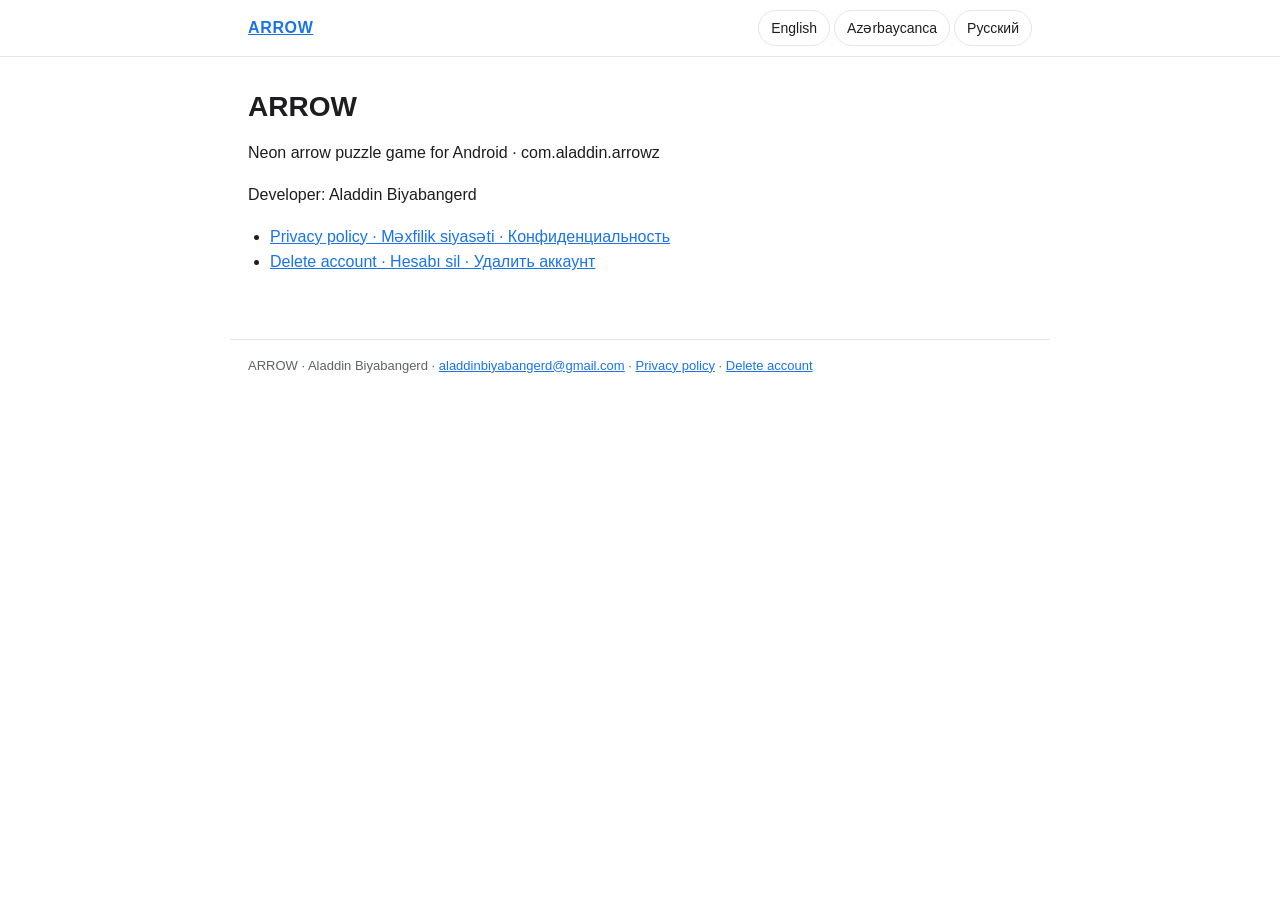
<file: index.html>
<!doctype html><html lang="en"><head><meta charset="utf-8"><meta name="viewport" content="width=device-width,initial-scale=1"><title>ARROW — Aladdin Biyabangerd</title><link rel="stylesheet" href="/styles.css"></head><body><header><div class="bar"><a class="brand" href="/">ARROW</a><nav aria-label="Language"><a href="#en">English</a><a href="#az">Azərbaycanca</a><a href="#ru">Русский</a></nav></div></header><main><h1>ARROW</h1><p>Neon arrow puzzle game for Android · com.aladdin.arrowz</p><p>Developer: Aladdin Biyabangerd</p><ul><li><a href="/arrow-privacy/">Privacy policy · Məxfilik siyasəti · Конфиденциальность</a></li><li><a href="/arrow-delete-account/">Delete account · Hesabı sil · Удалить аккаунт</a></li></ul></main><footer>ARROW · Aladdin Biyabangerd · <a href="mailto:aladdinbiyabangerd@gmail.com">aladdinbiyabangerd@gmail.com</a> · <a href="/arrow-privacy/">Privacy policy</a> · <a href="/arrow-delete-account/">Delete account</a></footer></body></html>
</file>
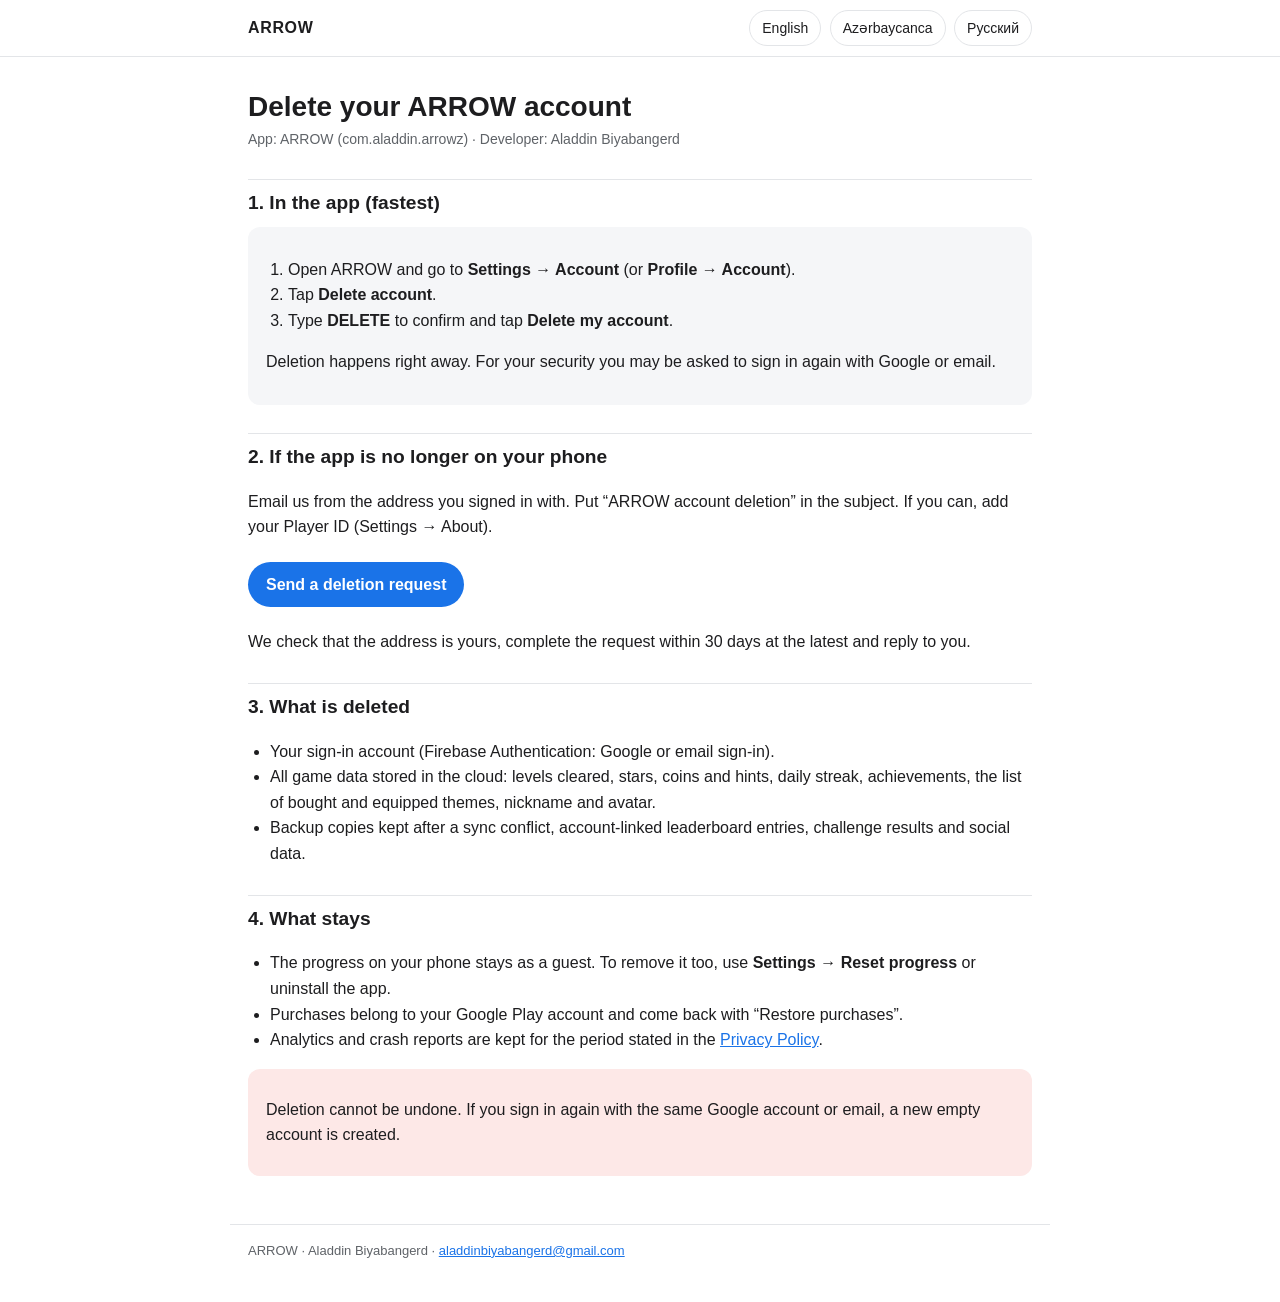
<file: arrow-delete-account/index.html>
<!DOCTYPE html>
<html lang="en">
<head>
<meta charset="utf-8">
<meta name="viewport" content="width=device-width, initial-scale=1">
<title>ARROW – Delete your account / Hesabı sil / Удалить аккаунт</title>
<meta name="description" content="How to delete your ARROW (com.aladdin.arrowz) account and the data stored with it.">
<meta name="robots" content="index, follow">
<link rel="stylesheet" href="/styles.css">
</head>
<body>
<header>
  <div class="bar">
    <span class="brand">ARROW</span>
    <nav aria-label="Language">
      <a href="#en" hreflang="en" lang="en">English</a>
      <a href="#az" hreflang="az" lang="az">Azərbaycanca</a>
      <a href="#ru" hreflang="ru" lang="ru">Русский</a>
    </nav>
  </div>
</header>
<main>

<section id="az" class="lang" lang="az">
  <h1>ARROW hesabını sil</h1>
  <p class="meta">Tətbiq: ARROW (com.aladdin.arrowz) · Tərtibatçı: Aladdin Biyabangerd</p>

  <h2>1. Tətbiqin içində (ən sürətli yol)</h2>
  <div class="card">
    <ol>
      <li>ARROW-u aç və <b>Ayarlar → Hesab</b> bölməsinə keç (və ya <b>Profil → Hesab</b>).</li>
      <li><b>Hesabı sil</b> düyməsinə bas.</li>
      <li>Təsdiq üçün <b>SİL</b> yaz və <b>Hesabımı sil</b> düyməsinə bas.</li>
    </ol>
    <p>Silmə dərhal baş verir. Google və ya email ilə yenidən daxil olmağın istənə bilər, bu təhlükəsizlik üçündür.</p>
  </div>

  <h2>2. Tətbiq artıq telefonunda yoxdursa</h2>
  <p>Daxil olduğun email ünvanından bizə yaz. Mövzuya “ARROW hesab silmə” qeyd et. Mümkündürsə, Oyunçu ID-ni də əlavə et (Ayarlar → Haqqında).</p>
  <p><a class="button" href="mailto:aladdinbiyabangerd@gmail.com?subject=ARROW%20hesab%20silm%C9%99">Silmə sorğusu göndər</a></p>
  <p>Sorğunu ünvanın sənə məxsus olduğunu yoxladıqdan sonra ən gec 30 gün ərzində icra edirik və cavab yazırıq.</p>

  <h2>3. Nə silinir</h2>
  <ul>
    <li>Giriş hesabın (Firebase Authentication: Google və ya email ilə giriş).</li>
    <li>Buludda saxlanan bütün oyun məlumatların: keçilən levellər, ulduzlar, coin və ipucular, gündəlik seriya, nailiyyətlər, alınmış və geyinilmiş temaların siyahısı, nickname və avatar.</li>
    <li>Sinxronizasiya konfliktindən sonra saxlanan ehtiyat nüsxələr, hesabla bağlı reytinq, çağırış nəticələri və sosial məlumatlar.</li>
  </ul>

  <h2>4. Nə qalır</h2>
  <ul>
    <li>Telefondakı oyun progresi qonaq kimi qalır. Onu da silmək istəsən, <b>Ayarlar → Progresi sıfırla</b> düyməsindən istifadə et və ya tətbiqi sil.</li>
    <li>Alışlar Google Play hesabına bağlıdır. “Alışları bərpa et” ilə yenidən qaytarıla bilər.</li>
    <li>Analitika və çökmə məlumatları <a href="https://aladdinbiyabangerd.github.io/arrow-privacy/#az">Məxfilik siyasətində</a> göstərilən müddət ərzində saxlanılır.</li>
  </ul>
  <div class="warn"><p>Silmə geri qaytarıla bilməz. Eyni Google və ya email ilə yenidən daxil olsan, sıfırdan yeni hesab açılır.</p></div>
</section>

<section id="ru" class="lang" lang="ru">
  <h1>Удалить аккаунт ARROW</h1>
  <p class="meta">Приложение: ARROW (com.aladdin.arrowz) · Разработчик: Aladdin Biyabangerd</p>

  <h2>1. В приложении (быстрее всего)</h2>
  <div class="card">
    <ol>
      <li>Откройте ARROW и перейдите в <b>Настройки → Аккаунт</b> (или <b>Профиль → Аккаунт</b>).</li>
      <li>Нажмите <b>Удалить аккаунт</b>.</li>
      <li>Для подтверждения введите <b>УДАЛИТЬ</b> и нажмите <b>Удалить мой аккаунт</b>.</li>
    </ol>
    <p>Удаление происходит сразу. Ради безопасности может понадобиться снова войти через Google или email.</p>
  </div>

  <h2>2. Если приложения на телефоне уже нет</h2>
  <p>Напишите нам с адреса, с которым вы входили. В теме укажите «Удаление аккаунта ARROW». Если можете, добавьте ID игрока (Настройки → О приложении).</p>
  <p><a class="button" href="mailto:aladdinbiyabangerd@gmail.com?subject=ARROW%20account%20deletion">Отправить запрос на удаление</a></p>
  <p>Мы проверим, что адрес принадлежит вам, выполним запрос не позднее чем через 30 дней и ответим вам.</p>

  <h2>3. Что удаляется</h2>
  <ul>
    <li>Ваш аккаунт для входа (Firebase Authentication: вход через Google или email).</li>
    <li>Все игровые данные в облаке: пройденные уровни, звёзды, монеты и подсказки, серия ежедневных наград, достижения, список купленных и выбранных тем, никнейм и аватар.</li>
    <li>Резервные копии, сохранённые после конфликта синхронизации.</li>
  </ul>

  <h2>4. Что остаётся</h2>
  <ul>
    <li>Прогресс на телефоне остаётся как гостевой. Чтобы удалить и его, используйте <b>Настройки → Сбросить прогресс</b> или удалите приложение.</li>
    <li>Покупки привязаны к аккаунту Google Play и восстанавливаются кнопкой «Восстановить покупки».</li>
    <li>Аналитика и отчёты о сбоях хранятся в течение срока, указанного в <a href="https://aladdinbiyabangerd.github.io/arrow-privacy/#ru">Политике конфиденциальности</a>.</li>
  </ul>
  <div class="warn"><p>Удаление необратимо. Если снова войти с тем же Google или email, будет создан новый пустой аккаунт.</p></div>
</section>

<section id="en" class="lang" lang="en">
  <h1>Delete your ARROW account</h1>
  <p class="meta">App: ARROW (com.aladdin.arrowz) · Developer: Aladdin Biyabangerd</p>

  <h2>1. In the app (fastest)</h2>
  <div class="card">
    <ol>
      <li>Open ARROW and go to <b>Settings → Account</b> (or <b>Profile → Account</b>).</li>
      <li>Tap <b>Delete account</b>.</li>
      <li>Type <b>DELETE</b> to confirm and tap <b>Delete my account</b>.</li>
    </ol>
    <p>Deletion happens right away. For your security you may be asked to sign in again with Google or email.</p>
  </div>

  <h2>2. If the app is no longer on your phone</h2>
  <p>Email us from the address you signed in with. Put “ARROW account deletion” in the subject. If you can, add your Player ID (Settings → About).</p>
  <p><a class="button" href="mailto:aladdinbiyabangerd@gmail.com?subject=ARROW%20account%20deletion">Send a deletion request</a></p>
  <p>We check that the address is yours, complete the request within 30 days at the latest and reply to you.</p>

  <h2>3. What is deleted</h2>
  <ul>
    <li>Your sign-in account (Firebase Authentication: Google or email sign-in).</li>
    <li>All game data stored in the cloud: levels cleared, stars, coins and hints, daily streak, achievements, the list of bought and equipped themes, nickname and avatar.</li>
    <li>Backup copies kept after a sync conflict, account-linked leaderboard entries, challenge results and social data.</li>
  </ul>

  <h2>4. What stays</h2>
  <ul>
    <li>The progress on your phone stays as a guest. To remove it too, use <b>Settings → Reset progress</b> or uninstall the app.</li>
    <li>Purchases belong to your Google Play account and come back with “Restore purchases”.</li>
    <li>Analytics and crash reports are kept for the period stated in the <a href="https://aladdinbiyabangerd.github.io/arrow-privacy/">Privacy Policy</a>.</li>
  </ul>
  <div class="warn"><p>Deletion cannot be undone. If you sign in again with the same Google account or email, a new empty account is created.</p></div>
</section>

</main>
<footer>
  ARROW · Aladdin Biyabangerd · <a href="mailto:aladdinbiyabangerd@gmail.com">aladdinbiyabangerd@gmail.com</a>
</footer>
</body>
</html>
</file>
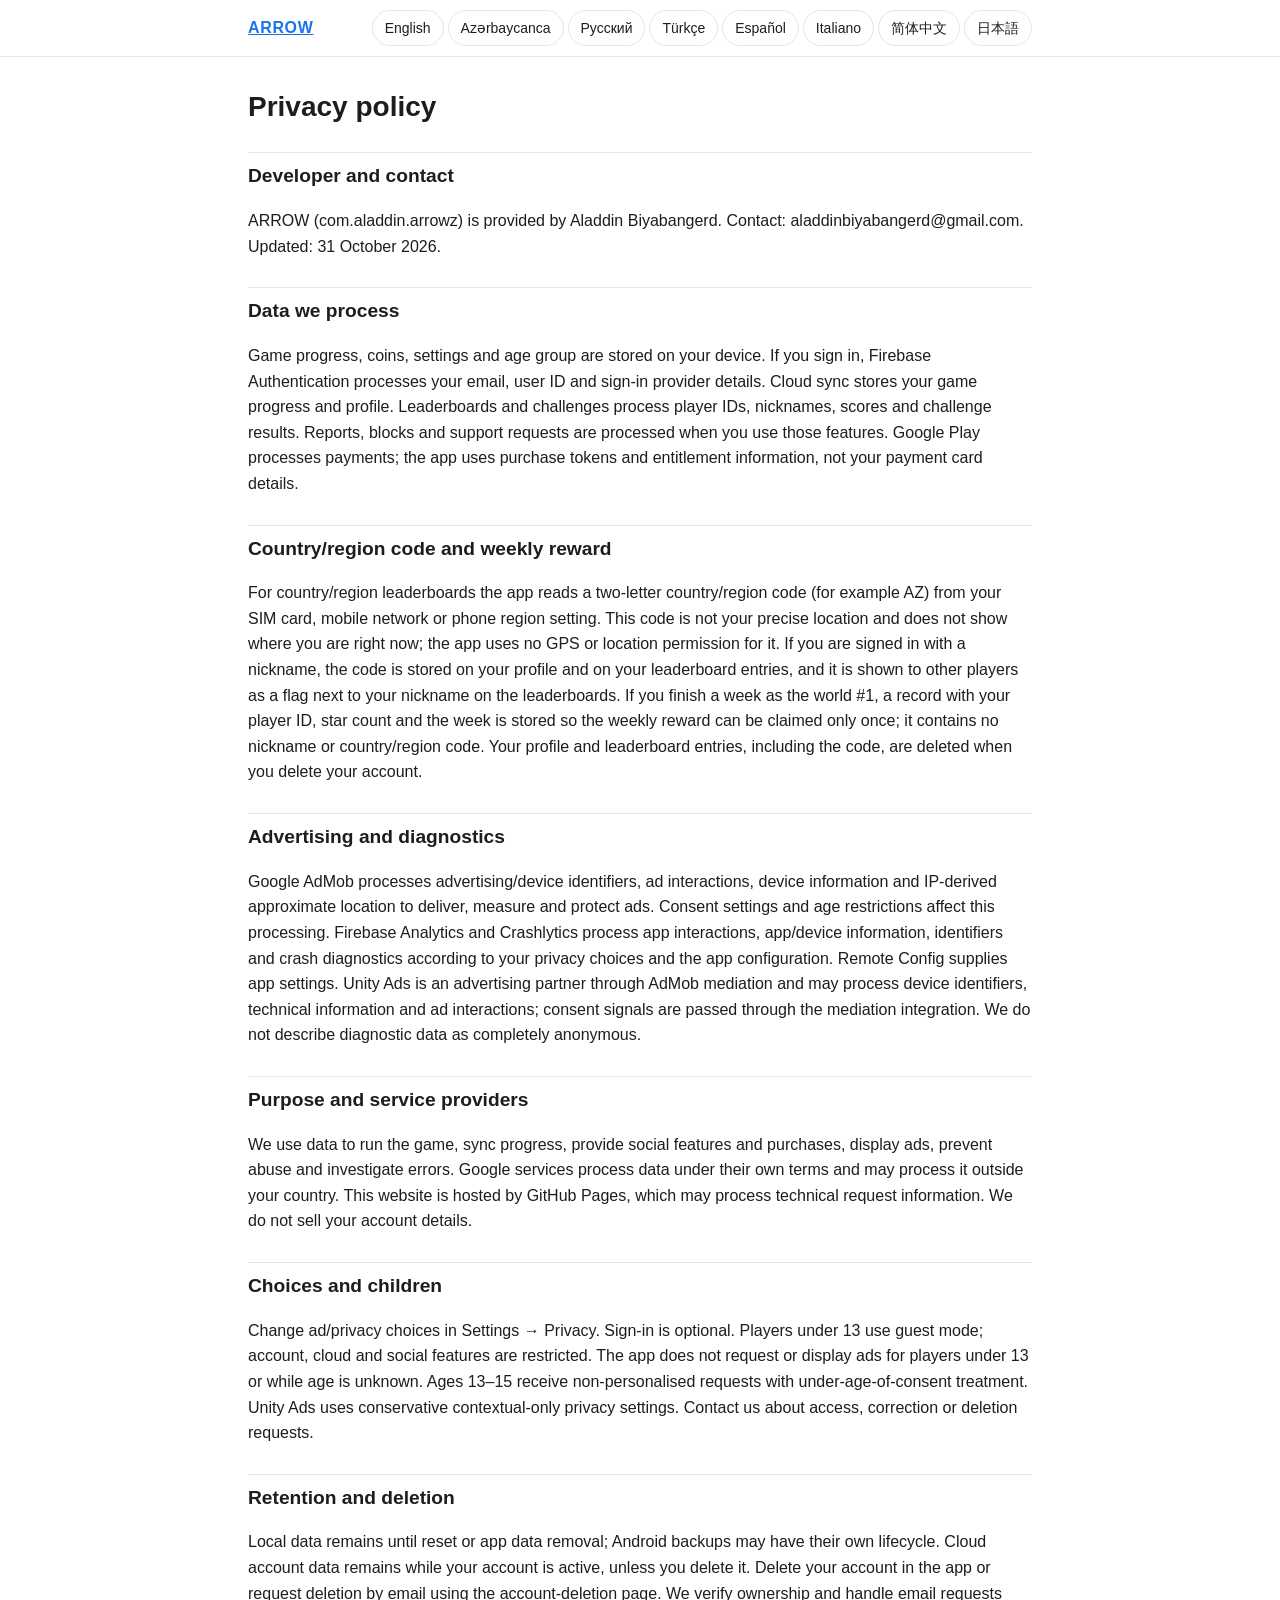
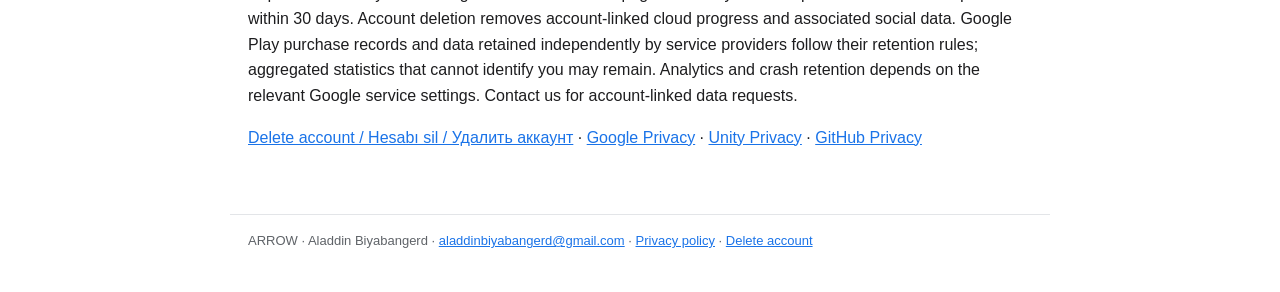
<file: arrow-privacy/index.html>
<!doctype html><html lang="en"><head><meta charset="utf-8"><meta name="viewport" content="width=device-width,initial-scale=1"><title>ARROW — Privacy policy</title><link rel="stylesheet" href="/styles.css?v=20261101-languages"></head><body class="privacy-policy"><header><div class="bar"><a class="brand" href="/">ARROW</a><nav aria-label="Language"><a href="#en">English</a><a href="#az">Azərbaycanca</a><a href="#ru">Русский</a><a href="#tr">Türkçe</a><a href="#es">Español</a><a href="#it">Italiano</a><a href="#zh-CN">简体中文</a><a href="#ja">日本語</a></nav></div></header><main><section class="lang" id="az" lang="az"><h1>Məxfilik siyasəti</h1><h2>Tərtibatçı və əlaqə</h2><p>ARROW (com.aladdin.arrowz): Aladdin Biyabangerd. Əlaqə: aladdinbiyabangerd@gmail.com. Yenilənib: 31 oktyabr 2026.</p><h2>Emal edilən məlumatlar</h2><p>Oyun irəliləyişi, coinlər, ayarlar və yaş qrupu cihazda saxlanılır. Daxil olduqda Firebase Authentication email, istifadəçi ID-si və giriş provayderi məlumatlarını emal edir. Bulud sinxronizasiyası oyun irəliləyişi və profili saxlayır. Reytinq və çağırışlar oyunçu ID-si, nickname, xal və nəticələri emal edir. Şikayət, bloklama və dəstək sorğuları həmin funksiyalardan istifadə etdikdə emal olunur. Ödənişləri Google Play emal edir; tətbiq kart məlumatını deyil, alış tokenlərini və alış hüquqlarını istifadə edir.</p><h2>Ölkə/region kodu və həftəlik hədiyyə</h2><p>Ölkə/region reytinqləri üçün tətbiq SIM kartdan, mobil şəbəkədən və ya telefonun region ayarından iki hərfli ölkə/region kodunu (məsələn, AZ) oxuyur. Bu kod dəqiq məkan deyil və hazırda harada olduğunu göstərmir; tətbiq bunun üçün GPS və ya məkan icazəsi istifadə etmir. Hesaba daxil olub nickname seçmisənsə, kod profilində və reytinq qeydlərində saxlanılır və reytinqlərdə nickname-in yanında bayraq kimi digər oyunçulara göstərilir. Həftəni dünyada 1-ci yerdə bitirsən, həftəlik hədiyyənin yalnız bir dəfə verilməsi üçün oyunçu ID-n, ulduz sayın və həftə ilə qeyd saxlanılır; bu qeyddə nickname və ölkə/region kodu yoxdur. Hesabı silərkən profil və reytinq qeydlərin, o cümlədən bu kod, silinir.</p><h2>Reklam və diaqnostika</h2><p>Google AdMob reklam/cihaz identifikatorları, reklamla qarşılıqlı əlaqə, cihaz məlumatları və IP-dən təxmini məkanı reklam göstərmək, ölçmək və sui-istifadənin qarşısını almaq üçün emal edir. Razılıq və yaş qaydaları emala təsir edir. Firebase Analytics və Crashlytics məxfilik seçimlərinə və tətbiqin konfiqurasiyasına uyğun istifadə hadisələri, identifikatorlar, cihaz və çökmə məlumatlarını emal edir. Remote Config tətbiq ayarlarını çatdırır. Unity Ads AdMob mediation vasitəsilə reklam partnyorudur; cihaz identifikatorları, texniki məlumatlar və reklamla qarşılıqlı əlaqəni emal edə bilər. Razılıq siqnalları mediation inteqrasiyası ilə ötürülür. Diaqnostika məlumatlarını tam anonim hesab etmirik.</p><h2>Məqsəd və xidmət təminatçıları</h2><p>Məlumatlar oyunun işi, sinxronizasiya, sosial funksiyalar, alışlar, reklamlar, sui-istifadənin qarşısının alınması və xətaların araşdırılması üçün istifadə olunur. Google xidmətlərinin öz şərtləri var və məlumatları ölkəndən kənarda emal edə bilərlər. Sayt GitHub Pages-də yerləşir; GitHub texniki sorğu məlumatlarını emal edə bilər. Hesab məlumatlarını satmırıq.</p><h2>Seçimlər və uşaqlar</h2><p>Reklam/məxfilik seçimlərini Ayarlar → Gizlilik bölməsində dəyiş. Hesaba giriş məcburi deyil. 13 yaşdan kiçiklər qonaq rejimindən istifadə edir; hesab, bulud və sosial funksiyalar məhdudlaşdırılır. 13 yaşdan kiçik və yaşı məlum olmayan oyunçular üçün tətbiq reklam sorğusu göndərmir və reklam göstərmir. 13–15 yaş qrupu üçün reklam sorğuları fərdiləşdirilmir və yaş razılığı məhdudiyyəti tətbiq olunur. Unity Ads üçün fərdiləşdirməyə razılıq verilməyən kontekstual reklam ayarları istifadə olunur. Məlumatlara çıxış, düzəliş və silmə üçün bizə yaz.</p><h2>Saxlanma və silmə</h2><p>Lokal məlumatlar sıfırlama və ya tətbiq məlumatlarının silinməsinədək qalır; Android ehtiyat nüsxələrinin ayrıca saxlanma qaydası ola bilər. Bulud hesab məlumatları hesab aktiv olduqca və ya sən silənədək saxlanılır. Hesabı tətbiqdən sil və ya hesab silmə səhifəsi vasitəsilə email göndər. Sahibliyi yoxlayıb email sorğusunu 30 gün ərzində icra edirik. Hesabla bağlı bulud irəliləyişi və əlaqəli sosial məlumatlar silinir. Google Play alış qeydləri və xidmət təminatçılarının ayrıca saxladığı məlumatlar onların qaydalarına tabedir; şəxsiyyəti müəyyən etməyən ümumi statistika qala bilər. Analitika və çökmə məlumatlarının müddəti Google xidmətinin ayarlarından asılıdır. Hesabla əlaqəli məlumat sorğuları üçün bizə yaz.</p><p><a href="/arrow-delete-account/#az">Delete account / Hesabı sil / Удалить аккаунт</a> · <a href="https://policies.google.com/privacy">Google Privacy</a> · <a href="https://unity.com/legal/privacy-policy">Unity Privacy</a> · <a href="https://docs.github.com/en/site-policy/privacy-policies/github-general-privacy-statement">GitHub Privacy</a></p></section><section class="lang" id="ru" lang="ru"><h1>Политика конфиденциальности</h1><h2>Разработчик и контакты</h2><p>ARROW (com.aladdin.arrowz): Aladdin Biyabangerd. Контакт: aladdinbiyabangerd@gmail.com. Обновлено: 31 октября 2026 г.</p><h2>Обрабатываемые данные</h2><p>Прогресс, монеты, настройки и возрастная группа хранятся на устройстве. При входе Firebase Authentication обрабатывает email, ID пользователя и данные провайдера входа. Облачная синхронизация хранит прогресс и профиль. Рейтинги и испытания используют ID игроков, псевдонимы, очки и результаты. Жалобы, блокировки и обращения обрабатываются при использовании этих функций. Платежи обрабатывает Google Play; приложение использует токены покупок и сведения о правах, а не данные банковской карты.</p><h2>Код страны/региона и еженедельная награда</h2><p>Для рейтингов по странам/регионам приложение считывает двухбуквенный код страны/региона (например, AZ) из SIM-карты, мобильной сети или настройки региона телефона. Этот код не является вашим точным местоположением и не показывает, где вы находитесь сейчас; приложение не использует для него GPS или разрешение на доступ к местоположению. Если вы вошли в аккаунт и выбрали псевдоним, код хранится в вашем профиле и в записях рейтинга и показывается другим игрокам в виде флага рядом с псевдонимом. Если вы завершили неделю на 1-м месте в мире, сохраняется запись с вашим ID игрока, количеством звёзд и неделей, чтобы еженедельную награду можно было получить только один раз; в ней нет псевдонима и кода страны/региона. Профиль и записи рейтинга, включая код, удаляются при удалении аккаунта.</p><h2>Реклама и диагностика</h2><p>Google AdMob обрабатывает рекламные/устройственные идентификаторы, взаимодействия с рекламой, сведения об устройстве и приблизительное местоположение по IP для показа, измерения и защиты рекламы. На обработку влияют согласие и возрастные ограничения. Firebase Analytics и Crashlytics обрабатывают события, идентификаторы, сведения о приложении/устройстве и сбоях с учётом настроек конфиденциальности и конфигурации приложения. Remote Config передаёт настройки. Unity Ads — рекламный партнёр через AdMob mediation; он может обрабатывать идентификаторы устройств, технические данные и взаимодействия с рекламой. Сигналы согласия передаются через mediation. Диагностические данные не считаются полностью анонимными.</p><h2>Цели и поставщики услуг</h2><p>Данные нужны для работы игры, синхронизации, социальных функций, покупок, рекламы, предотвращения злоупотреблений и исправления ошибок. У сервисов Google есть собственные условия; обработка возможна за пределами вашей страны. Сайт размещён на GitHub Pages, который может обрабатывать технические сведения о запросах. Мы не продаём данные аккаунта.</p><h2>Ваш выбор и дети</h2><p>Изменить рекламные настройки можно в Настройки → Конфиденциальность. Вход необязателен. Игроки младше 13 лет используют гостевой режим; аккаунт, облачные и социальные функции ограничены. Для игроков младше 13 лет и при неизвестном возрасте приложение не запрашивает и не показывает рекламу. Для возраста 13–15 лет запросы неперсонализированные с ограничением возраста согласия. Unity Ads использует консервативные настройки контекстной рекламы без предоставления согласия на персонализацию. По вопросам доступа, исправления или удаления напишите нам.</p><h2>Хранение и удаление</h2><p>Локальные данные остаются до сброса или удаления данных приложения; у резервных копий Android могут быть отдельные сроки. Облачные данные хранятся, пока аккаунт активен либо пока вы их не удалите. Удалите аккаунт в приложении или отправьте email через страницу удаления. Мы проверяем владение и выполняем запросы по email в течение 30 дней. Удаляются связанный облачный прогресс и социальные данные. Записи покупок Google Play и данные, отдельно хранимые поставщиками услуг, подчиняются их правилам; обезличенная агрегированная статистика может сохраняться. Сроки аналитики и отчётов о сбоях зависят от настроек соответствующих сервисов Google. По вопросам связанных с аккаунтом данных обращайтесь к нам.</p><p><a href="/arrow-delete-account/#ru">Delete account / Hesabı sil / Удалить аккаунт</a> · <a href="https://policies.google.com/privacy">Google Privacy</a> · <a href="https://unity.com/legal/privacy-policy">Unity Privacy</a> · <a href="https://docs.github.com/en/site-policy/privacy-policies/github-general-privacy-statement">GitHub Privacy</a></p></section><section class="lang" id="es" lang="es"><h1>Política de privacidad</h1><h2>Desarrollador y contacto</h2><p>ARROW (com.aladdin.arrowz) es una aplicación de Aladdin Biyabangerd. Contacto: aladdinbiyabangerd@gmail.com. Actualizado: 31 de octubre de 2026.</p><h2>Datos que tratamos</h2><p>El progreso, las monedas, los ajustes y el grupo de edad se guardan en tu dispositivo. Si inicias sesión, Firebase Authentication trata tu correo electrónico, ID de usuario y datos del proveedor de acceso. La sincronización en la nube guarda tu progreso y perfil. Las clasificaciones y los desafíos tratan el ID del jugador, el apodo, las puntuaciones y los resultados. Las denuncias, los bloqueos y las solicitudes de asistencia se tratan cuando usas esas funciones. Google Play procesa los pagos; la aplicación utiliza tokens de compra y derechos adquiridos, no los datos de tu tarjeta.</p><h2>Código de país o región y premio semanal</h2><p>Para las clasificaciones por país o región, la aplicación lee un código de dos letras (por ejemplo, AZ) de la SIM, la red móvil o la configuración regional del teléfono. No es una ubicación precisa ni indica dónde estás ahora; no usamos GPS ni permisos de ubicación para obtenerlo. Si inicias sesión y eliges un apodo, el código se guarda en tu perfil y en las clasificaciones y se muestra a otros jugadores como una bandera junto a tu apodo. Si terminas la semana en el primer puesto mundial, guardamos tu ID de jugador, las estrellas y la semana para entregar el premio semanal una sola vez; ese registro no incluye tu apodo ni el código de país o región. Al eliminar la cuenta se eliminan tu perfil y tus registros en las clasificaciones, incluido el código.</p><h2>Publicidad y diagnóstico</h2><p>Google AdMob trata identificadores publicitarios y del dispositivo, interacciones con anuncios, información del dispositivo y ubicación aproximada derivada de la IP para mostrar, medir y proteger los anuncios. El consentimiento y las restricciones de edad afectan a este tratamiento. Firebase Analytics y Crashlytics tratan interacciones con la aplicación, información de la aplicación y del dispositivo, identificadores y diagnósticos de fallos según tus opciones de privacidad y la configuración de la aplicación. Remote Config proporciona ajustes de la aplicación. Unity Ads es un socio publicitario mediante la mediación de AdMob y puede tratar identificadores del dispositivo, información técnica e interacciones con anuncios; las señales de consentimiento se transmiten mediante esa integración. No consideramos los datos de diagnóstico completamente anónimos.</p><h2>Finalidades y proveedores de servicios</h2><p>Usamos los datos para el funcionamiento del juego, la sincronización, las funciones sociales, las compras, la publicidad, la prevención de abusos y la investigación de errores. Los servicios de Google tienen sus propias condiciones y pueden tratar datos fuera de tu país. Este sitio está alojado en GitHub Pages; GitHub puede tratar datos técnicos de las solicitudes. No vendemos los datos de las cuentas.</p><h2>Opciones y menores</h2><p>Puedes cambiar tus opciones de publicidad y privacidad en Ajustes → Privacidad. Iniciar sesión es opcional. Los menores de 13 años usan el modo invitado; las funciones de cuenta, nube y sociales están restringidas. La aplicación no solicita ni muestra anuncios a menores de 13 años ni mientras se desconoce la edad. Para jugadores de 13 a 15 años, las solicitudes no son personalizadas y se aplica el tratamiento para menores de la edad de consentimiento. Unity Ads utiliza ajustes conservadores que solo permiten publicidad contextual. Escríbenos para solicitar acceso, rectificación o eliminación.</p><h2>Conservación y eliminación</h2><p>Los datos locales permanecen hasta que se restablecen o se borran los datos de la aplicación; las copias de seguridad de Android pueden tener plazos propios. Los datos de la cuenta en la nube se conservan mientras la cuenta está activa o hasta que los elimines. Elimina tu cuenta en la aplicación o envía un correo desde la página de eliminación de cuentas. Verificamos la titularidad y tramitamos las solicitudes por correo en un plazo de 30 días. Se eliminan el progreso en la nube vinculado a la cuenta y los datos sociales relacionados. Los registros de compras de Google Play y los datos que los proveedores conservan de forma independiente se rigen por sus propias normas; pueden permanecer estadísticas agregadas que no te identifican. La conservación de datos analíticos y de fallos depende de la configuración del servicio de Google. Escríbenos para solicitudes sobre datos vinculados a tu cuenta.</p><p><a href="/arrow-delete-account/#en">Delete account</a> · <a href="https://policies.google.com/privacy">Google Privacy</a> · <a href="https://unity.com/legal/privacy-policy">Unity Privacy</a> · <a href="https://docs.github.com/en/site-policy/privacy-policies/github-general-privacy-statement">GitHub Privacy</a></p></section><section class="lang" id="it" lang="it"><h1>Informativa sulla privacy</h1><h2>Sviluppatore e contatti</h2><p>ARROW (com.aladdin.arrowz) è fornito da Aladdin Biyabangerd. Contatto: aladdinbiyabangerd@gmail.com. Aggiornato il 31 ottobre 2026.</p><h2>Dati che trattiamo</h2><p>I progressi, le monete, le impostazioni e la fascia di età sono salvati sul dispositivo. Se accedi, Firebase Authentication tratta la tua email, l’ID utente e i dati del provider di accesso. La sincronizzazione cloud salva progressi e profilo. Classifiche e sfide trattano ID del giocatore, nickname, punteggi e risultati. Segnalazioni, blocchi e richieste di assistenza sono trattati quando usi queste funzioni. Google Play elabora i pagamenti; l’app utilizza token di acquisto e diritti acquisiti, non i dati della carta.</p><h2>Codice del paese o della regione e premio settimanale</h2><p>Per le classifiche per paese o regione, l’app legge un codice di due lettere (ad esempio AZ) dalla SIM, dalla rete mobile o dalle impostazioni regionali del telefono. Non è una posizione precisa e non indica dove ti trovi ora; non usiamo GPS né autorizzazioni di localizzazione per ottenerlo. Se accedi e scegli un nickname, il codice viene salvato nel profilo e nelle classifiche e mostrato agli altri giocatori come bandiera accanto al nickname. Se concludi la settimana al primo posto mondiale, conserviamo ID del giocatore, stelle e settimana per assegnare il premio una sola volta; questa registrazione non include nickname o codice del paese o della regione. Eliminando l’account vengono eliminati profilo e voci delle classifiche, compreso il codice.</p><h2>Pubblicità e diagnostica</h2><p>Google AdMob tratta identificatori pubblicitari e del dispositivo, interazioni con gli annunci, informazioni sul dispositivo e posizione approssimativa ricavata dall’IP per fornire, misurare e proteggere gli annunci. Consenso e limiti di età influiscono su questo trattamento. Firebase Analytics e Crashlytics trattano interazioni con l’app, informazioni sull’app e sul dispositivo, identificatori e diagnostica degli arresti anomali secondo le tue scelte sulla privacy e la configurazione dell’app. Remote Config fornisce le impostazioni dell’app. Unity Ads è un partner pubblicitario tramite la mediazione AdMob e può trattare identificatori del dispositivo, informazioni tecniche e interazioni con gli annunci; i segnali di consenso vengono trasmessi tramite l’integrazione. Non definiamo i dati diagnostici completamente anonimi.</p><h2>Finalità e fornitori di servizi</h2><p>Usiamo i dati per far funzionare il gioco, sincronizzare i progressi, offrire funzioni social e acquisti, mostrare pubblicità, prevenire abusi e analizzare errori. I servizi Google hanno condizioni proprie e possono trattare dati fuori dal tuo paese. Il sito è ospitato su GitHub Pages; GitHub può trattare informazioni tecniche sulle richieste. Non vendiamo i dati degli account.</p><h2>Scelte e minori</h2><p>Puoi cambiare le scelte pubblicitarie e di privacy in Impostazioni → Privacy. L’accesso è facoltativo. I minori di 13 anni usano la modalità ospite; account, cloud e funzioni social sono limitati. L’app non richiede né mostra annunci ai minori di 13 anni o quando l’età non è nota. Per i giocatori di 13–15 anni le richieste non sono personalizzate e si applica il trattamento previsto sotto l’età del consenso. Unity Ads usa impostazioni conservative che consentono solo pubblicità contestuale. Contattaci per richieste di accesso, rettifica o eliminazione.</p><h2>Conservazione ed eliminazione</h2><p>I dati locali restano fino al ripristino o alla cancellazione dei dati dell’app; i backup Android possono avere tempi propri. I dati dell’account nel cloud restano finché l’account è attivo o finché li elimini. Elimina l’account nell’app oppure invia una richiesta via email dalla pagina di eliminazione dell’account. Verifichiamo la titolarità ed evadiamo le richieste via email entro 30 giorni. Vengono eliminati i progressi cloud associati all’account e i relativi dati social. Gli acquisti Google Play e i dati conservati autonomamente dai fornitori seguono le rispettive regole; possono restare statistiche aggregate che non ti identificano. La conservazione dei dati analitici e degli arresti anomali dipende dalle impostazioni del servizio Google. Contattaci per richieste sui dati associati al tuo account.</p><p><a href="/arrow-delete-account/#en">Delete account</a> · <a href="https://policies.google.com/privacy">Google Privacy</a> · <a href="https://unity.com/legal/privacy-policy">Unity Privacy</a> · <a href="https://docs.github.com/en/site-policy/privacy-policies/github-general-privacy-statement">GitHub Privacy</a></p></section><section class="lang" id="zh-CN" lang="zh-CN"><h1>隐私政策</h1><h2>开发者与联系方式</h2><p>ARROW（com.aladdin.arrowz）由 Aladdin Biyabangerd 提供。联系邮箱：aladdinbiyabangerd@gmail.com。更新日期：2026年10月31日。</p><h2>我们处理的数据</h2><p>游戏进度、金币、设置和年龄组保存在你的设备上。如果你登录，Firebase Authentication 会处理你的电子邮箱、用户 ID 和登录服务提供方的信息。云同步保存游戏进度和个人资料。排行榜和挑战会处理玩家 ID、昵称、分数和成绩。当你使用举报、屏蔽和客服功能时，我们会处理相应请求。付款由 Google Play 处理；应用使用购买令牌和购买权益，不会使用你的银行卡信息。</p><h2>国家或地区代码与每周奖励</h2><p>为提供国家或地区排行榜，应用会从 SIM 卡、移动网络或手机的地区设置中读取两位字母代码（例如 AZ）。该代码不是精确位置，也不表示你当前所在的位置；应用不会为此使用 GPS 或位置权限。如果你登录并选择昵称，该代码会保存在个人资料和排行榜记录中，并以昵称旁的国旗形式向其他玩家显示。如果你在一周结束时位列全球第一，我们会保存玩家 ID、星星数量和周次，以确保每周奖励只发放一次；此记录不包含昵称或国家或地区代码。删除账户时，你的个人资料和排行榜记录（包括该代码）会一并删除。</p><h2>广告与诊断</h2><p>Google AdMob 会处理广告和设备标识符、广告互动、设备信息以及通过 IP 推断的大致位置，用于投放、衡量和保护广告。你的同意设置和年龄限制会影响这些处理。Firebase Analytics 和 Crashlytics 会根据你的隐私选择和应用配置，处理应用互动、应用和设备信息、标识符及崩溃诊断。Remote Config 提供应用设置。Unity Ads 通过 AdMob 中介服务作为广告合作伙伴，可能处理设备标识符、技术信息和广告互动；同意信号通过中介集成传递。我们不会将诊断数据描述为完全匿名。</p><h2>用途与服务提供方</h2><p>我们使用数据来运行游戏、同步进度、提供社交功能和购买、展示广告、防止滥用以及调查错误。Google 服务适用其自身条款，也可能在你所在国家以外处理数据。本网站托管于 GitHub Pages；GitHub 可能处理技术请求信息。我们不出售账户数据。</p><h2>你的选择与儿童</h2><p>你可以在“设置 → 隐私”中更改广告和隐私选项。登录是可选的。13 岁以下玩家使用访客模式；账户、云端和社交功能受到限制。对于 13 岁以下或年龄未知的玩家，应用不会请求或展示广告。对于 13 至 15 岁玩家，广告请求为非个性化请求，并按未达同意年龄的用户处理。Unity Ads 使用仅允许情境广告的保守隐私设置。如需访问、更正或删除数据，请联系我们。</p><h2>保存与删除</h2><p>本地数据保留至重置或清除应用数据为止；Android 备份可能有单独的保存规则。云端账户数据在账户有效期间保留，或直到你将其删除。你可以在应用内删除账户，或通过账户删除页面发送电子邮件请求。我们会验证账户所有权，并在 30 天内处理邮件请求。账户关联的云端进度和相关社交数据会被删除。Google Play 购买记录以及服务提供方独立保存的数据适用其各自的保存规则；无法识别你的汇总统计数据可能被保留。分析和崩溃数据的保存时间取决于 Google 服务的设置。如需查询与账户关联的数据，请联系我们。</p><p><a href="/arrow-delete-account/#en">Delete account</a> · <a href="https://policies.google.com/privacy">Google Privacy</a> · <a href="https://unity.com/legal/privacy-policy">Unity Privacy</a> · <a href="https://docs.github.com/en/site-policy/privacy-policies/github-general-privacy-statement">GitHub Privacy</a></p></section><section class="lang" id="ja" lang="ja"><h1>プライバシーポリシー</h1><h2>開発者とお問い合わせ</h2><p>ARROW（com.aladdin.arrowz）は Aladdin Biyabangerd が提供しています。連絡先：aladdinbiyabangerd@gmail.com。更新日：2026年10月31日。</p><h2>取り扱うデータ</h2><p>ゲームの進行状況、コイン、設定、年齢層は端末に保存されます。ログインした場合、Firebase Authentication はメールアドレス、ユーザー ID、ログインプロバイダーの情報を処理します。クラウド同期は進行状況とプロフィールを保存します。ランキングとチャレンジでは、プレイヤー ID、ニックネーム、スコア、結果を処理します。通報、ブロック、サポートの依頼は、それらの機能を使った際に処理されます。決済は Google Play が処理します。アプリが利用するのは購入トークンと購入による利用権であり、カード情報ではありません。</p><h2>国・地域コードと週間報酬</h2><p>国・地域別ランキングのため、アプリは SIM、モバイルネットワーク、または端末の地域設定から2文字のコード（例：AZ）を読み取ります。このコードは正確な位置情報ではなく、現在地を示すものでもありません。このために GPS や位置情報の権限を使用することはありません。ログインしてニックネームを選択すると、コードはプロフィールとランキングに保存され、ニックネームの横の旗として他のプレイヤーに表示されます。週の終了時に世界1位になった場合、週間報酬を一度だけ付与するため、プレイヤー ID、スター数、対象の週を記録します。この記録にニックネームや国・地域コードは含まれません。アカウントを削除すると、コードを含むプロフィールとランキングの記録も削除されます。</p><h2>広告と診断</h2><p>Google AdMob は広告の配信、測定、不正防止のため、広告・端末の識別子、広告とのやり取り、端末情報、IP から推定したおおよその位置を処理します。同意設定や年齢制限はこの処理に影響します。Firebase Analytics と Crashlytics は、プライバシーの選択とアプリの設定に応じて、アプリの操作、アプリ・端末情報、識別子、クラッシュ診断を処理します。Remote Config はアプリ設定を提供します。Unity Ads は AdMob メディエーションを通じた広告パートナーであり、端末識別子、技術情報、広告とのやり取りを処理する場合があります。同意のシグナルはこの連携を通じて渡されます。診断データが完全に匿名であるとは説明していません。</p><h2>利用目的とサービス提供者</h2><p>データはゲームの動作、進行状況の同期、ソーシャル機能、購入、広告、不正利用の防止、不具合調査のために使用します。Google のサービスには独自の規約があり、利用者の国外でデータを処理する場合があります。このサイトは GitHub Pages でホストされており、GitHub がリクエストの技術情報を処理する場合があります。アカウントのデータを販売することはありません。</p><h2>選択肢と子どもの利用</h2><p>広告・プライバシーの選択は「設定 → プライバシー」で変更できます。ログインは任意です。13歳未満のプレイヤーはゲストモードを利用し、アカウント、クラウド、ソーシャル機能は制限されます。13歳未満、または年齢が不明な間は、アプリは広告をリクエストせず、表示もしません。13～15歳にはパーソナライズされていない広告をリクエストし、同意年齢未満の利用者として扱います。Unity Ads にはコンテキスト広告のみを許可する慎重なプライバシー設定を適用します。データの開示、訂正、削除の依頼はお問い合わせください。</p><h2>保存と削除</h2><p>端末内のデータは、リセットまたはアプリデータの消去まで保存されます。Android のバックアップには別の保存ルールが適用される場合があります。クラウドのアカウントデータは、アカウントが有効な間、または利用者が削除するまで保存されます。アプリ内でアカウントを削除するか、アカウント削除ページからメールで依頼してください。所有者を確認し、メールの依頼は30日以内に処理します。アカウントに紐づくクラウドの進行状況と関連するソーシャルデータを削除します。Google Play の購入記録や各サービス提供者が独自に保存するデータには、それぞれのルールが適用されます。個人を特定できない集計統計が残る場合があります。分析・クラッシュデータの保存期間は Google サービスの設定によります。アカウントに関連するデータの依頼はお問い合わせください。</p><p><a href="/arrow-delete-account/#en">Delete account</a> · <a href="https://policies.google.com/privacy">Google Privacy</a> · <a href="https://unity.com/legal/privacy-policy">Unity Privacy</a> · <a href="https://docs.github.com/en/site-policy/privacy-policies/github-general-privacy-statement">GitHub Privacy</a></p></section><section class="lang" id="tr" lang="tr"><h1>Gizlilik politikası</h1><h2>Geliştirici ve iletişim</h2><p>ARROW (com.aladdin.arrowz), Aladdin Biyabangerd tarafından sunulur. İletişim: aladdinbiyabangerd@gmail.com. Güncelleme: 31 Ekim 2026.</p><h2>İşlenen veriler</h2><p>Oyun ilerlemesi, coinler, ayarlar ve yaş grubu cihazınızda saklanır. Giriş yaparsanız Firebase Authentication e-posta adresinizi, kullanıcı kimliğinizi ve giriş sağlayıcısı bilgilerini işler. Bulut senkronizasyonu oyun ilerlemenizi ve profilinizi saklar. Liderlik tabloları ve meydan okumalar oyuncu kimliklerini, takma adları, puanları ve meydan okuma sonuçlarını işler. Şikâyetler, engellemeler ve destek talepleri bu özellikleri kullandığınızda işlenir. Ödemeleri Google Play işler; uygulama ödeme kartı bilgilerinizi değil, satın alma jetonlarını ve hak bilgilerini kullanır.</p><h2>Ülke/bölge kodu ve haftalık ödül</h2><p>Ülke/bölge liderlik tabloları için uygulama, SIM kartınızdan, mobil ağdan veya telefonunuzun bölge ayarından iki harfli bir ülke/bölge kodu (örneğin AZ) okur. Bu kod kesin konumunuz değildir ve şu anda nerede olduğunuzu göstermez; uygulama bunun için GPS veya konum izni kullanmaz. Hesabınıza giriş yapıp bir takma ad seçtiyseniz kod profilinizde ve liderlik tablosu kayıtlarınızda saklanır ve liderlik tablolarında takma adınızın yanında bayrak olarak diğer oyunculara gösterilir. Bir haftayı dünya 1.'si olarak bitirirseniz, haftalık ödülün yalnızca bir kez alınabilmesi için oyuncu kimliğiniz, yıldız sayınız ve hafta bilgisini içeren bir kayıt saklanır; bu kayıtta takma ad veya ülke/bölge kodu bulunmaz. Hesabınızı sildiğinizde profiliniz ve liderlik tablosu kayıtlarınız, kod dahil, silinir.</p><h2>Reklam ve tanılama</h2><p>Google AdMob, reklamları sunmak, ölçmek ve korumak için reklam/cihaz tanımlayıcılarını, reklam etkileşimlerini, cihaz bilgilerini ve IP adresinden türetilen yaklaşık konumu işler. Onay ayarları ve yaş kısıtlamaları bu işlemeyi etkiler. Firebase Analytics ve Crashlytics, gizlilik tercihlerinize ve uygulama yapılandırmasına göre uygulama etkileşimlerini, uygulama/cihaz bilgilerini, tanımlayıcıları ve çökme tanılamalarını işler. Remote Config uygulama ayarlarını sağlar. Unity Ads, AdMob aracılığı (mediation) ile çalışan bir reklam ortağıdır ve cihaz tanımlayıcılarını, teknik bilgileri ve reklam etkileşimlerini işleyebilir; onay sinyalleri aracılık entegrasyonu üzerinden iletilir. Tanılama verilerini tamamen anonim olarak nitelendirmiyoruz.</p><h2>Amaç ve hizmet sağlayıcılar</h2><p>Verileri oyunu çalıştırmak, ilerlemeyi senkronize etmek, sosyal özellikleri ve satın almaları sunmak, reklam göstermek, kötüye kullanımı önlemek ve hataları incelemek için kullanırız. Google hizmetleri verileri kendi koşulları altında işler ve ülkeniz dışında işleyebilir. Bu web sitesi GitHub Pages üzerinde barındırılır; GitHub teknik istek bilgilerini işleyebilir. Hesap bilgilerinizi satmıyoruz.</p><h2>Seçenekler ve çocuklar</h2><p>Reklam/gizlilik tercihlerinizi Ayarlar → Gizlilik bölümünden değiştirebilirsiniz. Giriş yapmak isteğe bağlıdır. 13 yaşından küçük oyuncular misafir modunu kullanır; hesap, bulut ve sosyal özellikler kısıtlanır. Uygulama, 13 yaşından küçük oyuncular için ve yaş bilinmediği sürece reklam istemez ve göstermez. 13–15 yaş grubu için reklam istekleri kişiselleştirilmez ve rıza yaşının altındaki kullanıcılara yönelik işlem uygulanır. Unity Ads için yalnızca bağlamsal reklamlara izin veren korumacı gizlilik ayarları kullanılır. Erişim, düzeltme veya silme talepleri için bizimle iletişime geçin.</p><h2>Saklama ve silme</h2><p>Yerel veriler sıfırlama yapılana veya uygulama verileri silinene kadar kalır; Android yedeklerinin kendi saklama süreleri olabilir. Bulut hesap verileri, siz silmediğiniz sürece hesabınız etkin olduğu müddetçe saklanır. Hesabınızı uygulama içinden silebilir veya hesap silme sayfasını kullanarak e-postayla silme talebinde bulunabilirsiniz. Sahipliği doğrular ve e-posta taleplerini 30 gün içinde yerine getiririz. Hesap silme, hesaba bağlı bulut ilerlemesini ve ilgili sosyal verileri kaldırır. Google Play satın alma kayıtları ve hizmet sağlayıcıların bağımsız olarak sakladığı veriler kendi saklama kurallarına tabidir; sizi tanımlayamayan toplu istatistikler kalabilir. Analiz ve çökme verilerinin saklama süresi ilgili Google hizmetinin ayarlarına bağlıdır. Hesaba bağlı veri talepleri için bizimle iletişime geçin.</p><p><a href="/arrow-delete-account/#en">Delete account / Hesabı sil / Удалить аккаунт</a> · <a href="https://policies.google.com/privacy">Google Privacy</a> · <a href="https://unity.com/legal/privacy-policy">Unity Privacy</a> · <a href="https://docs.github.com/en/site-policy/privacy-policies/github-general-privacy-statement">GitHub Privacy</a></p></section><section class="lang" id="en" lang="en"><h1>Privacy policy</h1><h2>Developer and contact</h2><p>ARROW (com.aladdin.arrowz) is provided by Aladdin Biyabangerd. Contact: aladdinbiyabangerd@gmail.com. Updated: 31 October 2026.</p><h2>Data we process</h2><p>Game progress, coins, settings and age group are stored on your device. If you sign in, Firebase Authentication processes your email, user ID and sign-in provider details. Cloud sync stores your game progress and profile. Leaderboards and challenges process player IDs, nicknames, scores and challenge results. Reports, blocks and support requests are processed when you use those features. Google Play processes payments; the app uses purchase tokens and entitlement information, not your payment card details.</p><h2>Country/region code and weekly reward</h2><p>For country/region leaderboards the app reads a two-letter country/region code (for example AZ) from your SIM card, mobile network or phone region setting. This code is not your precise location and does not show where you are right now; the app uses no GPS or location permission for it. If you are signed in with a nickname, the code is stored on your profile and on your leaderboard entries, and it is shown to other players as a flag next to your nickname on the leaderboards. If you finish a week as the world #1, a record with your player ID, star count and the week is stored so the weekly reward can be claimed only once; it contains no nickname or country/region code. Your profile and leaderboard entries, including the code, are deleted when you delete your account.</p><h2>Advertising and diagnostics</h2><p>Google AdMob processes advertising/device identifiers, ad interactions, device information and IP-derived approximate location to deliver, measure and protect ads. Consent settings and age restrictions affect this processing. Firebase Analytics and Crashlytics process app interactions, app/device information, identifiers and crash diagnostics according to your privacy choices and the app configuration. Remote Config supplies app settings. Unity Ads is an advertising partner through AdMob mediation and may process device identifiers, technical information and ad interactions; consent signals are passed through the mediation integration. We do not describe diagnostic data as completely anonymous.</p><h2>Purpose and service providers</h2><p>We use data to run the game, sync progress, provide social features and purchases, display ads, prevent abuse and investigate errors. Google services process data under their own terms and may process it outside your country. This website is hosted by GitHub Pages, which may process technical request information. We do not sell your account details.</p><h2>Choices and children</h2><p>Change ad/privacy choices in Settings → Privacy. Sign-in is optional. Players under 13 use guest mode; account, cloud and social features are restricted. The app does not request or display ads for players under 13 or while age is unknown. Ages 13–15 receive non-personalised requests with under-age-of-consent treatment. Unity Ads uses conservative contextual-only privacy settings. Contact us about access, correction or deletion requests.</p><h2>Retention and deletion</h2><p>Local data remains until reset or app data removal; Android backups may have their own lifecycle. Cloud account data remains while your account is active, unless you delete it. Delete your account in the app or request deletion by email using the account-deletion page. We verify ownership and handle email requests within 30 days. Account deletion removes account-linked cloud progress and associated social data. Google Play purchase records and data retained independently by service providers follow their retention rules; aggregated statistics that cannot identify you may remain. Analytics and crash retention depends on the relevant Google service settings. Contact us for account-linked data requests.</p><p><a href="/arrow-delete-account/#en">Delete account / Hesabı sil / Удалить аккаунт</a> · <a href="https://policies.google.com/privacy">Google Privacy</a> · <a href="https://unity.com/legal/privacy-policy">Unity Privacy</a> · <a href="https://docs.github.com/en/site-policy/privacy-policies/github-general-privacy-statement">GitHub Privacy</a></p></section></main><footer>ARROW · Aladdin Biyabangerd · <a href="mailto:aladdinbiyabangerd@gmail.com">aladdinbiyabangerd@gmail.com</a> · <a href="/arrow-privacy/">Privacy policy</a> · <a href="/arrow-delete-account/">Delete account</a></footer></body></html>
</file>
<file: styles.css>
:root { --fg:#1d1d1f; --muted:#5f6368; --bg:#ffffff; --card:#f5f6f8; --accent:#1a73e8; --line:#e3e5e8; --warn:#fde8e7; }
  @media (prefers-color-scheme: dark) {
    :root { --fg:#e8eaed; --muted:#a8adb3; --bg:#121316; --card:#1d1f23; --accent:#8ab4f8; --line:#2e3136; --warn:#3b1d1c; }
  }
  * { box-sizing:border-box; }
  html { -webkit-text-size-adjust:100%; }
  body { margin:0; font:16px/1.6 -apple-system, BlinkMacSystemFont, "Segoe UI", Roboto, Arial, sans-serif; color:var(--fg); background:var(--bg); }
  header { position:sticky; top:0; z-index:2; background:var(--bg); border-bottom:1px solid var(--line); }
  .bar { max-width:820px; margin:0 auto; padding:10px 18px; display:flex; align-items:center; justify-content:space-between; gap:12px; flex-wrap:wrap; }
  .brand { font-weight:700; letter-spacing:.04em; }
  nav a { display:inline-block; padding:6px 12px; margin-left:4px; border:1px solid var(--line); border-radius:999px; color:var(--fg); text-decoration:none; font-size:14px; }
  nav a:hover { border-color:var(--accent); color:var(--accent); }
  main { max-width:820px; margin:0 auto; padding:8px 18px 48px; }
  h1 { font-size:1.75rem; line-height:1.25; margin:24px 0 4px; }
  h2 { font-size:1.2rem; margin:28px 0 8px; padding-top:8px; border-top:1px solid var(--line); }
  p, li { overflow-wrap:anywhere; }
  .meta { color:var(--muted); font-size:14px; margin:0 0 16px; }
  .card { background:var(--card); border-radius:12px; padding:14px 18px; }
  .warn { background:var(--warn); border-radius:12px; padding:12px 18px; }
  ol, ul { padding-left:22px; }
  .button { display:inline-block; margin:6px 0; padding:10px 18px; border-radius:999px; background:var(--accent); color:var(--bg); text-decoration:none; font-weight:600; }
  a { color:var(--accent); }
  footer { max-width:820px; margin:0 auto; padding:16px 18px 40px; color:var(--muted); font-size:13px; border-top:1px solid var(--line); }
  /* Language switch without JavaScript (same as the privacy policy page): English is the default section. */
  .lang { display:none; scroll-margin-top:72px; }
  .lang:target { display:block; }
  #en { display:block; }
  .lang:target ~ #en { display:none; }
  @media print { header { position:static; } .lang { display:block !important; } }

  /* Wrapping language navigation must not cover the heading reached by a fragment. */
  .privacy-policy header { position:static; }
  .privacy-policy .lang { scroll-margin-top:0; }
</file>
